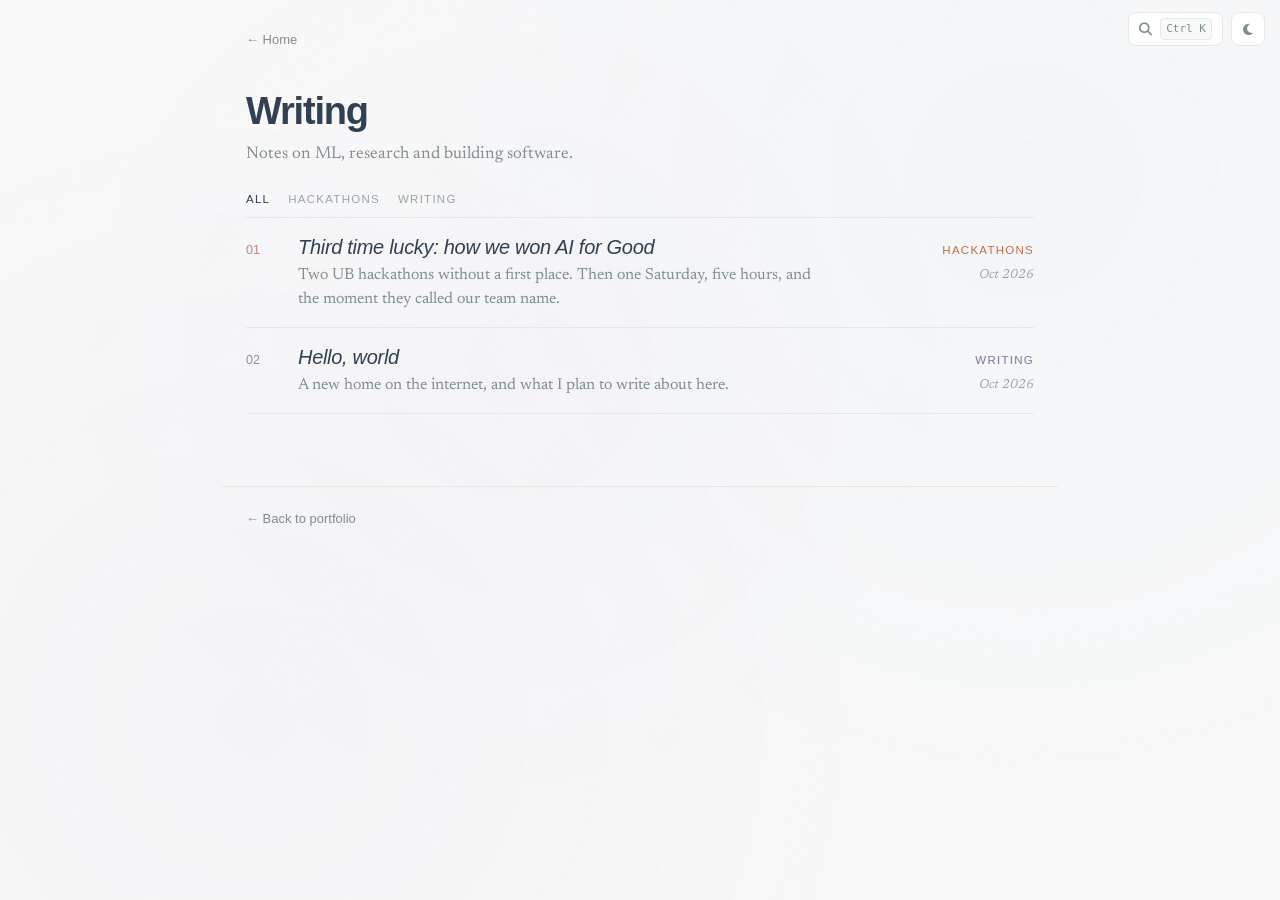
<file: blog.html>
<!doctype html>
<html lang="en">

<head>
  <meta charset="utf-8">
  <meta name="viewport" content="width=device-width, initial-scale=1, shrink-to-fit=no">
  <title>Writing | Raunak Kumar Pandey</title>
  <meta name="description"
    content="Notes on ML, computer vision and software engineering by Raunak Kumar Pandey.">
  <link rel="icon" href="/favicon.svg" type="image/svg+xml">
  <script>
    (function () {
      var t = null;
      try { t = localStorage.getItem('theme'); } catch (e) { }
      if (t === 'dark' || (!t && window.matchMedia('(prefers-color-scheme: dark)').matches)) {
        document.documentElement.classList.add('dark-theme');
      }
    })();
  </script>
  <link rel="stylesheet" href="https://cdnjs.cloudflare.com/ajax/libs/font-awesome/6.5.1/css/all.min.css">
  <link rel="stylesheet" type="text/css" href="/styles/styles.css?v=2026-10-02">
  <link rel="stylesheet" type="text/css" href="/styles/blog.css?v=2026-10-02">
</head>

<body>
  <div class="blog-nav">
    <a href="/index.html" class="blog-nav-back">← Home</a>
  </div>

  <header class="blog-header">
    <h1 class="blog-title">Writing</h1>
    <p class="blog-subtitle">Notes on ML, research and building software.</p>
  </header>

  <nav class="theme-bar" id="themeBar" aria-label="Filter by theme"></nav>

  <main class="blog-list-container" id="blogList">
    <p class="blog-loading">Loading…</p>
  </main>

  <footer class="blog-footer">
    <a href="/index.html">← Back to portfolio</a>
  </footer>

  <script src="/blog/marked.min.js"></script>
  <script src="/blog/blog.js?v=2026-10-02"></script>
  <script>
    (function () {
      var container = document.getElementById('blogList');
      var themeBar = document.getElementById('themeBar');

      function hrefFor(slug) {
        return '/blog/post.html?slug=' + encodeURIComponent(slug);
      }

      // Month and year is enough on a list; the full date belongs on the post.
      function shortDate(value) {
        var d = new Date(value);
        if (!value || isNaN(d)) return '';
        return d.toLocaleDateString('en-US', { month: 'short', year: 'numeric', timeZone: 'UTC' });
      }

      function entry(post, i) {
        var meta = post.meta;
        var num = String(i + 1).padStart(2, '0');

        return '<a class="blog-entry" data-topic="' + Blog.escapeHtml(Blog.topicOf(meta)) + '" ' +
          'href="' + hrefFor(post.slug) + '">' +
          '<span class="entry-num">' + num + '</span>' +
          '<span class="entry-text">' +
          '<h2 class="blog-entry-title">' + Blog.escapeHtml(meta.title || post.slug) + '</h2>' +
          (meta.description ? '<p class="blog-entry-desc">' + Blog.escapeHtml(meta.description) + '</p>' : '') +
          '</span>' +
          '<span class="entry-meta">' +
          '<span class="label">' + Blog.escapeHtml(Blog.topicOf(meta)) + '</span>' +
          '<span class="entry-date">' + Blog.escapeHtml(shortDate(meta.date)) + '</span>' +
          '</span>' +
          '</a>';
      }

      function buildThemeBar(themes) {
        themeBar.innerHTML = '';
        if (themes.length < 2) return; // one theme is not a choice
        themeBar.innerHTML = ['all'].concat(themes).map(function (t) {
          return '<button type="button" class="theme-chip" data-topic="' + Blog.escapeHtml(t) + '" ' +
            'aria-pressed="' + (t === 'all') + '">' + Blog.escapeHtml(t) + '</button>';
        }).join('');
      }

      themeBar.addEventListener('click', function (e) {
        var chip = e.target.closest('.theme-chip');
        if (!chip) return;
        var pick = chip.getAttribute('data-topic');

        Array.prototype.forEach.call(themeBar.querySelectorAll('.theme-chip'), function (c) {
          c.setAttribute('aria-pressed', String(c === chip));
        });
        Array.prototype.forEach.call(container.querySelectorAll('.blog-entry'), function (el) {
          el.style.display = (pick === 'all' || el.getAttribute('data-topic') === pick) ? '' : 'none';
        });
      });

      function render(posts) {
        if (!posts.length) {
          themeBar.innerHTML = '';
          container.innerHTML = '<p class="blog-empty">Nothing here yet.</p>';
          return;
        }
        container.innerHTML = posts.map(entry).join('');

        var themes = [];
        posts.forEach(function (p) {
          var t = Blog.topicOf(p.meta);
          if (themes.indexOf(t) === -1) themes.push(t);
        });
        buildThemeBar(themes);
      }

      Blog.loadPosts('/blog/', '/content/content.json')
        .then(render)
        .catch(function (e) {
          console.error('Failed to load posts:', e);
          container.innerHTML = '<p class="blog-empty">Couldn’t load posts.</p>';
        });
    })();
  </script>
  <script src="/scripts/site.js?v=2026-10-02"></script>
</body>

</html>
</file>
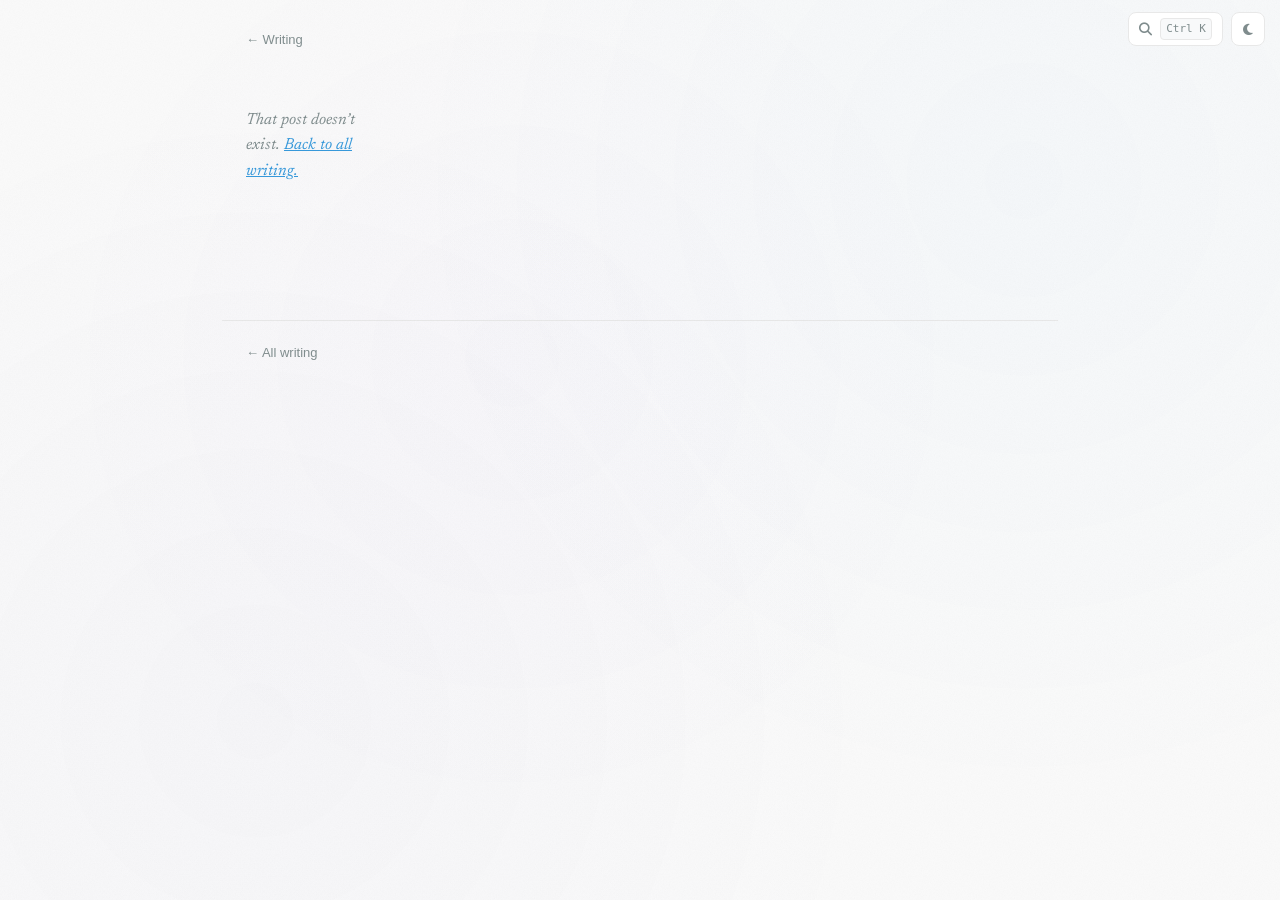
<file: blog/post.html>
<!doctype html>
<html lang="en">

<head>
  <meta charset="utf-8">
  <meta name="viewport" content="width=device-width, initial-scale=1, shrink-to-fit=no">
  <title>Loading… | Raunak Kumar Pandey</title>
  <link rel="icon" href="/favicon.svg" type="image/svg+xml">
  <script>
    (function () {
      var t = null;
      try { t = localStorage.getItem('theme'); } catch (e) { }
      if (t === 'dark' || (!t && window.matchMedia('(prefers-color-scheme: dark)').matches)) {
        document.documentElement.classList.add('dark-theme');
      }
    })();
  </script>
  <link rel="stylesheet" href="https://cdnjs.cloudflare.com/ajax/libs/font-awesome/6.5.1/css/all.min.css">
  <link rel="stylesheet" type="text/css" href="/styles/styles.css?v=2026-10-02">
  <link rel="stylesheet" type="text/css" href="/styles/blog.css?v=2026-10-02">
</head>

<body>
  <div class="blog-nav">
    <a href="/blog.html" class="blog-nav-back">← Writing</a>
  </div>

  <article class="blog-post" id="blogPost">
    <p class="blog-loading">Loading…</p>
  </article>

  <footer class="blog-footer">
    <a href="/blog.html">← All writing</a>
  </footer>

  <script src="/blog/marked.min.js"></script>
  <script src="/blog/blog.js?v=2026-10-02"></script>
  <script>
    (function () {
      var container = document.getElementById('blogPost');
      var slug = new URLSearchParams(window.location.search).get('slug');

      function notFound() {
        document.title = 'Not found | Raunak Kumar Pandey';
        container.innerHTML = '<p class="blog-empty">That post doesn’t exist. ' +
          '<a href="/blog.html">Back to all writing.</a></p>';
      }

      if (!slug || !/^[\w-]+$/.test(slug)) {
        notFound();
        return;
      }

      fetch('/blog/posts/' + slug + '.md', { cache: 'no-cache' })
        .then(function (r) {
          if (!r.ok) throw new Error(String(r.status));
          return r.text();
        })
        .then(function (md) {
          var parsed = Blog.parseFrontmatter(md);
          var meta = parsed.meta;
          var title = meta.title || slug;

          document.title = title + ' | Raunak Kumar Pandey';

          // Sets --theme-accent for the whole post from its `theme` frontmatter.
          // Every accent on the page follows from this one line.
          container.setAttribute('data-topic', Blog.topicOf(meta));

          container.innerHTML = Blog.renderPost(meta, parsed.body, slug);

          Blog.attachBehaviors(container);
        })
        .catch(function (e) {
          console.error('Failed to load post:', e);
          notFound();
        });
    })();
  </script>
  <script src="/scripts/site.js?v=2026-10-02"></script>
</body>

</html>
</file>
<file: styles/styles.css>
@import url('https://api.fontshare.com/v2/css?f[]=general-sans@200,300,400,500,600,700&f[]=clash-display@200,300,400,500,600,700&display=swap');

/* Modern minimalist styling with subtle animations */

/* CSS Custom Properties for Theme Support */
:root {
    --bg-primary: #fafafa;
    --bg-secondary: #ffffff;
    --bg-tertiary: #f8f9fa;
    --text-primary: #2c3e50;
    --text-secondary: #34495e;
    --text-muted: #7f8c8d;
    --text-accent: #95a5a6;
    --border-light: #e8e8e8;
    --border-medium: #bdc3c7;
    --border-card: #e1e8ed;
    --shadow-light: rgba(0, 0, 0, 0.05);
    --shadow-medium: rgba(0, 0, 0, 0.1);
    --shadow-heavy: rgba(0, 0, 0, 0.15);
    --accent-blue: #3498db;
    --accent-blue-dark: #2980b9;
    --accent-green: #27ae60;
    --accent-red: #e74c3c;
    --accent-purple: #9b59b6;
    --gradient-bg-opacity: 0.03;
}

[data-theme="dark"],
html.dark-theme,
html.dark-theme body {
    --bg-primary: #121212;
    --bg-secondary: #1e1e1e;
    --bg-tertiary: #242424;
    --text-primary: #ffffff;
    --text-secondary: #e0e0e0;
    --text-muted: #a0a0a0;
    --text-accent: #888888;
    --border-light: #333333;
    --border-medium: #444444;
    --border-card: #333333;
    --shadow-light: rgba(0, 0, 0, 0.3);
    --shadow-medium: rgba(0, 0, 0, 0.4);
    --shadow-heavy: rgba(0, 0, 0, 0.5);
    --accent-blue: #64b5f6;
    --accent-blue-dark: #42a5f5;
    --accent-green: #81c784;
    --accent-red: #e57373;
    --accent-purple: #ba68c8;
    --gradient-bg-opacity: 0.06;
}

/* Safari-specific dark mode fix - redundant but necessary */
html.dark-theme {
    --bg-primary: #121212 !important;
    --bg-secondary: #1e1e1e !important;
    --bg-tertiary: #242424 !important;
    --text-primary: #ffffff !important;
    --text-secondary: #e0e0e0 !important;
    --text-muted: #a0a0a0 !important;
    --text-accent: #888888 !important;
    --border-light: #333333 !important;
    --border-medium: #444444 !important;
    --border-card: #333333 !important;
    --accent-blue: #64b5f6 !important;
    --accent-blue-dark: #42a5f5 !important;
    --accent-green: #81c784 !important;
    --accent-red: #e57373 !important;
    --accent-purple: #ba68c8 !important;
    --gradient-bg-opacity: 0.06 !important;
}

html {
    scroll-behavior: smooth;
}

body {
    margin: 0;
    padding: 0;
    background: var(--bg-primary);
    font-family: 'General Sans', -apple-system, BlinkMacSystemFont, 'Segoe UI', sans-serif;
    font-size: 16px;
    line-height: 1.6;
    color: var(--text-primary);
    position: relative;
    overflow-x: hidden;
    transition: background-color 0.3s ease, color 0.3s ease;
}



/* Subtle animated background */
body::before {
    content: '';
    position: fixed;
    top: 0;
    left: 0;
    width: 100%;
    height: 100%;
    background: 
        radial-gradient(circle at 20% 80%, rgba(120, 119, 198, var(--gradient-bg-opacity)) 0%, transparent 50%),
        radial-gradient(circle at 80% 20%, rgba(79, 172, 254, var(--gradient-bg-opacity)) 0%, transparent 50%),
        radial-gradient(circle at 40% 40%, rgba(139, 92, 246, calc(var(--gradient-bg-opacity) * 0.7)) 0%, transparent 50%);
    animation: backgroundMove 20s ease-in-out infinite;
    z-index: -1;
}

@keyframes backgroundMove {
    0%, 100% { 
        transform: translateX(0px) translateY(0px) scale(1);
    }
    25% { 
        transform: translateX(-5px) translateY(-10px) scale(1.02);
    }
    50% { 
        transform: translateX(10px) translateY(-5px) scale(0.98);
    }
    75% { 
        transform: translateX(-8px) translateY(10px) scale(1.01);
    }
}

/* Layout */
.container {
    margin-left: auto;
    margin-right: auto;
    padding-left: 20px;
    padding-right: 20px;
    max-width: 1000px;
    animation: fadeIn 0.8s ease-out;
}

@keyframes fadeIn {
    from {
        opacity: 0;
        transform: translateY(20px);
    }
    to {
        opacity: 1;
        transform: translateY(0);
    }
}

@media (min-width: 992px) {
    .container {
        width: 970px;
        padding-left: 15px;
        padding-right: 15px;
    }
}

.row {
    display: grid;
    grid-template-columns: repeat(12, 1fr);
    gap: 0 20px;
}

/* Header Section */
#dhead {
    margin-top: 40px;
    margin-bottom: 60px;
}

#dhead .row {
    display: flex;
    align-items: center;
    justify-content: center;
    gap: 40px;
    max-width: 800px;
    margin: 0 auto;
}

#dpic {
    display: flex;
    align-items: center;
    justify-content: center;
    flex-shrink: 0;
}

#ddesc {
    display: flex;
    flex-direction: column;
    justify-content: center;
    align-items: flex-start;
    min-width: 0;
}

@media (max-width: 991px) {
    #dhead .row {
        flex-direction: column;
        text-align: center;
        gap: 30px;
    }
    #ddesc {
        align-items: center;
    }
}

h1 {
    font-family: 'Clash Display', 'General Sans', sans-serif;
    font-size: 48px;
    font-weight: 600;
    padding: 0;
    margin: 0 0 10px 0;
    letter-spacing: -1.5px;
    color: var(--text-primary);
    transition: color 0.3s ease;
    position: relative;
}



h2 {
    font-weight: 300;
    font-style: italic;
    color: var(--text-muted);
    font-size: 20px;
    padding: 0;
    margin: 0 0 25px 0;
    line-height: 1.4;
}

@media (min-width: 992px) {
    h2 {
        max-width: 440px;
    }
}

#dpic img {
    width: 200px;
    height: 200px;
    border-radius: 100px;
    object-fit: cover;
    transition: transform 0.3s ease, box-shadow 0.3s ease;
    box-shadow: 0 8px 32px rgba(0, 0, 0, 0.1);
}

#dpic img:hover {
    transform: scale(1.05);
    box-shadow: 0 12px 40px rgba(0, 0, 0, 0.15);
}

/* Social Icons */
#dico {
    display: flex;
    gap: 15px;
    margin-top: 5px;
}

@media (max-width: 991px) {
    #dico {
        justify-content: center;
    }
}

/* Social Media Icons */
.iico {
    font-size: 42px;
    display: flex;
    align-items: center;
    justify-content: center;
    color: var(--text-primary);
    text-decoration: none;
    transition: all 0.3s ease;
}

.iico-resume {
    font-size: 40px;
    display: flex;
    align-items: center;
    justify-content: center;
    color: var(--text-primary);
    text-decoration: none;
    transition: all 0.3s ease;
}

.iico-resume:hover {
    transform: translateY(-3px);
    color: var(--accent-green);
}

.iico:hover {
    transform: translateY(-3px);
    color: var(--accent-blue);
}

/* Specific colors for different social media platforms */
.fa-twitter:hover {
    color: #1da1f2;
}

.fa-github:hover {
    color: var(--text-primary);
}

.fa-medium:hover {
    color: #00ab6c;
}

.fa-linkedin:hover {
    color: #0077b5;
}

/* Email Links - Make them more visible in dark mode */
a[href^="mailto:"]{
    color: var(--accent-blue) !important;
    font-weight: 500;
    text-decoration: none;
    border-bottom: 2px solid transparent;
    transition: all 0.2s ease;
    padding: 2px 4px;
    border-radius: 4px;
}

a[href^="mailto:"]:hover {
    color: var(--accent-blue-dark) !important;
    background-color: rgba(100, 181, 246, 0.1);
    border-bottom-color: var(--accent-blue);
}

/* Info Icon Toggle */
.info-toggle {
    position: fixed;
    top: 15px;
    left: 15px;
    z-index: 1000;
    background: transparent;
    border: none;
    border-radius: 50%;
    width: auto;
    height: auto;
    cursor: pointer;
    display: flex;
    align-items: center;
    justify-content: center;
    transition: all 0.3s ease;
    color: var(--text-muted);
    box-shadow: none;
    padding: 0;
    font-size: 18px;
    font-weight: 300;
    letter-spacing: 1px;
}

.info-toggle:hover {
    transform: none;
    border-color: transparent;
    box-shadow: none;
    color: var(--text-primary);
}

.info-toggle:focus {
    outline: none;
}

.info-icon {
    width: auto;
    height: auto;
    transition: transform 0.3s ease;
    filter: none;
    color: inherit;
    font-size: 18px;
    font-weight: 300;
    font-style: italic;
}

.info-toggle:hover .info-icon {
    transform: none;
    filter: none;
}

.info-tooltip {
    position: absolute;
    top: 100%;
    left: 0;
    transform: translateY(5px);
    margin-left: 0;
    opacity: 0;
    visibility: hidden;
    transition: opacity 0.3s ease, visibility 0.3s ease;
    pointer-events: none;
    margin-top: 5px;
}

.info-toggle:hover .info-tooltip {
    opacity: 1;
    visibility: visible;
    transform: translateY(5px);
}

.info-tooltiptext {
    background-color: var(--text-primary);
    color: var(--bg-primary);
    padding: 6px 10px;
    border-radius: 4px;
    font-size: 11px;
    white-space: nowrap;
    box-shadow: 0 2px 6px var(--shadow-medium);
    position: relative;
}

.info-tooltiptext::before {
    display: none;
}

/* Divider */
hr {
    height: 1px;
    background: linear-gradient(to right, transparent, var(--border-medium), transparent);
    padding: 0;
    margin: 50px 0;
    border: 0;
    transition: background 0.3s ease;
}

/* Timeline Section */
#history {
    margin-bottom: 60px;
}

.ico {
    grid-column: span 1;
    vertical-align: top;
    border-left: 2px solid var(--border-light);
    position: relative;
    transition: border-color 0.3s ease;
}

.ico:hover {
    border-left-color: var(--border-medium);
}

.ico img {
    border-radius: 8px;
    width: 100%;
    max-width: 70px;
    margin-left: 12px;
    transition: transform 0.2s ease, box-shadow 0.2s ease;
    box-shadow: 0 2px 8px var(--shadow-medium);
}

.ico img:hover {
    transform: scale(1.1);
    box-shadow: 0 4px 16px var(--shadow-heavy);
}

.desc {
    grid-column: span 10;
    vertical-align: top;
    font-size: 16px;
    padding-left: 25px;
    padding-bottom: 35px;
    line-height: 1.7;
    color: var(--text-secondary);
}

.desc a {
    color: var(--accent-blue);
    text-decoration: none;
    transition: color 0.2s ease;
    border-bottom: 1px solid transparent;
}

.desc a:hover {
    color: var(--accent-blue-dark);
    border-bottom-color: var(--accent-blue);
}

.entry {
    transition: transform 0.2s ease;
    margin-bottom: 10px;
}

.entry:hover {
    transform: translateX(5px);
}

.entry-dot {
    position: absolute;
    top: 5px;
    left: -8px;
    width: 12px;
    height: 12px;
    border-radius: 6px;
    background-color: var(--border-light);
    border: 3px solid var(--bg-primary);
    transition: background-color 0.3s ease, transform 0.2s ease;
    box-shadow: 0 2px 4px var(--shadow-medium);
}

.entry:hover .entry-dot {
    background-color: var(--accent-blue);
    transform: scale(1.2);
}

.timespan {
    grid-column: span 1;
    font-size: 13px;
    text-align: right;
    padding-right: 8px;
    color: var(--text-accent);
    font-weight: 500;
    letter-spacing: 0.5px;
}

/* Section Titles */
.ctitle {
    font-size: 32px;
    margin-bottom: 30px;
    margin-top: 50px;
    font-weight: 300;
    color: var(--text-primary);
    letter-spacing: -0.5px;
    position: relative;
    padding-bottom: 10px;
    transition: color 0.3s ease;
}

.ctitle::after {
    content: '';
    position: absolute;
    bottom: 0;
    left: 0;
    width: 60px;
    height: 2px;
    background: linear-gradient(to right, var(--accent-blue), var(--accent-purple));
    border-radius: 1px;
}

/* About Me Section */
#about {
    margin-bottom: 50px;
}

.about-content {
    padding: 0;
}

.about-content p {
    font-size: 16px;
    line-height: 1.7;
    color: var(--text-secondary);
    margin-bottom: 20px;
    transition: color 0.3s ease;
}

.about-content p:last-child {
    margin-bottom: 0;
}

@media (max-width: 768px) {
    .about-content p {
        font-size: 15px;
        line-height: 1.6;
    }
}

/* Writing Section Background */
.writing-section {
    padding-top: 1px;
    margin-top: 50px;
    padding-bottom: 30px;
    transition: background-color 0.3s ease;
    position: relative;
}

/* Featured Writing Section */
.nodot {
    list-style-type: none;
    padding-left: 0;
}

.nodot li {
    padding: 8px 0;
    border-bottom: 1px solid var(--border-light);
    transition: padding-left 0.2s ease, background-color 0.2s ease;
}

.nodot li:hover {
    padding-left: 10px;
    background-color: var(--bg-tertiary);
}

.nodot a {
    color: var(--text-secondary);
    text-decoration: none;
    transition: color 0.2s ease;
}

.nodot a:hover {
    color: var(--accent-blue);
}

/* Projects Section */
.project {
    margin-bottom: 20px;
    padding: 20px 0;
    border-bottom: 1px solid var(--border-light);
    transition: transform 0.2s ease, background-color 0.2s ease;
    border-radius: 8px;
    padding-left: 10px;
    padding-right: 10px;
}

.project:hover {
    transform: translateY(-2px);
    background-color: var(--bg-tertiary);
    box-shadow: 0 4px 12px var(--shadow-light);
}

.pico {
    float: left;
    margin-right: 15px;
}

.pico img {
    height: 70px;
    width: 70px;
    border-radius: 8px;
    border: 1px solid var(--border-card);
    transition: transform 0.2s ease, box-shadow 0.2s ease;
    object-fit: cover;
}

.pico img:hover {
    transform: scale(1.05);
    box-shadow: 0 4px 12px var(--shadow-medium);
}

.pdesc {
    overflow: hidden;
    line-height: 1.6;
    color: var(--text-secondary);
}

.pdesc a {
    color: var(--accent-blue);
    text-decoration: none;
    font-weight: 500;
    transition: color 0.2s ease;
}

.pdesc a:hover {
    color: var(--accent-blue-dark);
}

.pend {
    clear: both;
}

/* Publications Section */
.pub {
    font-size: 14px;
    border-left: 4px solid var(--border-medium);
    padding: 12px 0 12px 15px;
    margin-bottom: 15px;
    transition: border-color 0.3s ease, background-color 0.2s ease;
    background-color: var(--bg-secondary);
    border-radius: 0 4px 4px 0;
}

.pub:hover {
    border-left-color: var(--accent-blue);
    background-color: var(--bg-tertiary);
}

.pub-title {
    display: inline;
    color: var(--text-primary);
    line-height: 1.5;
}

.pub-title a {
    color: var(--text-primary);
    text-decoration: none;
    transition: color 0.2s ease;
}

.pub-title a:hover {
    color: var(--accent-blue);
}

.pub-venue {
    display: inline;
    color: var(--accent-green);
    font-weight: 500;
}

.pub-authors {
    display: block;
    color: var(--accent-red);
    margin-top: 5px;
    font-style: italic;
}

/* Misc Section - Simple Styling */
.misc-item {
    padding: 10px 0;
    font-size: 16px;
    line-height: 1.6;
    color: var(--text-secondary);
    border-bottom: 1px solid var(--border-light);
    transition: padding-left 0.2s ease;
}

.misc-item:last-child {
    border-bottom: none;
}

.misc-item:hover {
    padding-left: 8px;
}

.misc-item strong {
    color: var(--text-primary);
    font-weight: 500;
}

.misc-item a {
    color: var(--text-primary);
    text-decoration: none;
    transition: color 0.2s ease;
    border-bottom: 1px solid transparent;
}

.misc-item a:hover {
    color: var(--accent-blue);
    border-bottom-color: var(--accent-blue);
}

/* Responsive adjustments */
@media (max-width: 768px) {
    .container {
        padding-left: 15px;
        padding-right: 15px;
    }
    
    .row {
        gap: 0 10px;
    }
    
    h1 {
        font-size: 36px;
    }
    
    h2 {
        font-size: 18px;
    }
    
    .ctitle {
        font-size: 28px;
        margin-top: 40px;
    }
    
    #dpic img {
        width: 180px;
        height: 180px;
        border-radius: 90px;
    }
    
    .desc {
        font-size: 15px;
        padding-left: 20px;
    }
    
    .project {
        padding-left: 5px;
        padding-right: 5px;
    }
}

/* Smooth scrolling enhancement */
html {
    scroll-padding-top: 20px;
}

/* Focus states for accessibility */
a:focus,
button:focus {
    outline: 2px solid var(--accent-blue);
    outline-offset: 2px;
}

/* Contact Form Styles */
.contact-content {
    max-width: 500px;
}

.contact-content p {
    margin-bottom: 20px;
    color: var(--text-secondary);
}

.contact-form {
    display: flex;
    flex-direction: column;
    gap: 15px;
}

.contact-form input,
.contact-form textarea {
    padding: 12px;
    border: 1px solid var(--border-light);
    background: var(--bg-secondary);
    color: var(--text-primary);
    font-size: 16px;
    font-family: inherit;
    border-radius: 4px;
    transition: border-color 0.3s ease, background-color 0.3s ease;
}

.contact-form input:focus,
.contact-form textarea:focus {
    outline: none;
    border-color: var(--border-medium);
}

.contact-form textarea {
    resize: vertical;
    min-height: 100px;
}

.contact-form button {
    padding: 12px 24px;
    background: var(--text-primary);
    color: var(--bg-primary);
    border: none;
    font-size: 16px;
    font-family: inherit;
    cursor: pointer;
    border-radius: 4px;
    transition: background-color 0.3s ease, transform 0.2s ease;
    align-self: flex-start;
}

.contact-form button:hover {
    background: var(--text-secondary);
    transform: translateY(-1px);
}

.contact-form button:disabled {
    opacity: 0.6;
    cursor: not-allowed;
    transform: none;
}

#formStatus {
    padding: 10px;
    border-radius: 4px;
    font-size: 14px;
}

#formStatus.success {
    background: rgba(39, 174, 96, 0.1);
    color: var(--accent-green);
}

#formStatus.error {
    background: rgba(231, 76, 60, 0.1);
    color: var(--accent-red);
}

/* Project Modal Styles */
.modal {
    display: none;
    position: fixed;
    z-index: 1000;
    left: 0;
    top: 0;
    width: 100%;
    height: 100%;
    background-color: rgba(0, 0, 0, 0.5);
    animation: modalFade 0.3s ease-in-out;
}

@keyframes modalFade {
    from {
        opacity: 0;
    }
    to {
        opacity: 1;
    }
}

.modal-content {
    background-color: var(--bg-secondary);
    margin: 5% auto;
    padding: 0;
    border: 1px solid var(--border-light);
    border-radius: 8px;
    max-width: 800px;
    max-height: 90vh;
    overflow-y: auto;
    box-shadow: 0 4px 20px var(--shadow-heavy);
    animation: slideDown 0.3s ease-in-out;
}

@keyframes slideDown {
    from {
        transform: translateY(-50px);
        opacity: 0;
    }
    to {
        transform: translateY(0);
        opacity: 1;
    }
}

.close {
    color: var(--text-muted);
    float: right;
    font-size: 28px;
    font-weight: bold;
    padding: 10px 15px;
    cursor: pointer;
    transition: color 0.3s ease;
}

.close:hover,
.close:focus {
    color: var(--text-primary);
}

.modal-body {
    padding: 30px;
}

.modal-project-header {
    display: flex;
    gap: 20px;
    margin-bottom: 30px;
    align-items: flex-start;
}

.modal-project-image {
    width: 150px;
    height: 150px;
    object-fit: cover;
    border-radius: 8px;
    box-shadow: 0 2px 8px var(--shadow-medium);
}

.modal-project-info {
    flex: 1;
}

.modal-project-info h2 {
    margin: 0 0 10px 0;
    color: var(--text-primary);
}

.github-link {
    color: var(--accent-blue);
    text-decoration: none;
    font-size: 14px;
    transition: color 0.3s ease;
}

.github-link:hover {
    color: var(--accent-blue-dark);
}

.modal-project-description {
    color: var(--text-secondary);
    line-height: 1.6;
    font-size: 15px;
}

.modal-project-description h3 {
    color: var(--text-primary);
    margin-top: 20px;
    margin-bottom: 10px;
}

.modal-project-description ul {
    margin: 10px 0;
    padding-left: 25px;
}

.modal-project-description li {
    margin: 5px 0;
}

.project-expand-hint {
    font-size: 12px;
    color: var(--accent-blue);
    margin-top: 5px;
    font-style: italic;
    cursor: pointer;
}

.project {
    cursor: pointer;
    transition: background-color 0.3s ease, transform 0.3s ease;
}

.project:hover {
    background-color: var(--bg-tertiary);
    transform: translateX(5px);
}

@media (max-width: 600px) {
    .modal-content {
        margin: 20% auto;
        max-width: 90%;
    }

    .modal-body {
        padding: 20px;
    }

    .modal-project-header {
        flex-direction: column;
        align-items: center;
        text-align: center;
    }

    .modal-project-image {
        width: 120px;
        height: 120px;
    }
}
/* ===================================================================
   Additions: controls, status pill, now, skills, palette, reveal
   =================================================================== */

/* Smooth cross-page navigation where supported */
@view-transition {
    navigation: auto;
}

a {
    color: var(--accent-blue);
}

.about-content a {
    text-decoration: none;
    border-bottom: 1px solid var(--border-medium);
}

.about-content a:hover {
    border-bottom-color: var(--accent-blue);
}

#footer a {
    color: inherit;
}

/* Top-right controls */
.site-controls {
    position: fixed;
    top: 12px;
    right: 15px;
    z-index: 1001;
    display: flex;
    gap: 8px;
}

.ctrl-btn {
    display: inline-flex;
    align-items: center;
    gap: 8px;
    height: 34px;
    min-width: 34px;
    justify-content: center;
    padding: 0 10px;
    border: 1px solid var(--border-light);
    border-radius: 8px;
    background: var(--bg-secondary);
    color: var(--text-muted);
    font: inherit;
    font-size: 13px;
    cursor: pointer;
    transition: color 0.2s ease, border-color 0.2s ease, background-color 0.3s ease;
}

.ctrl-btn:hover {
    color: var(--text-primary);
    border-color: var(--border-medium);
}

kbd {
    font-family: ui-monospace, SFMono-Regular, Menlo, monospace;
    font-size: 11px;
    padding: 1px 5px;
    border: 1px solid var(--border-light);
    border-radius: 4px;
    background: var(--bg-tertiary);
    color: var(--text-muted);
}

@media (max-width: 600px) {
    .kbd-hint kbd {
        display: none;
    }
}

/* Status pill */
#statusPill:empty {
    display: none;
}

.status-pill {
    display: inline-flex;
    align-items: center;
    gap: 8px;
    margin: -10px 0 22px;
    padding: 5px 12px;
    font-size: 13px;
    color: var(--text-secondary);
    border: 1px solid var(--border-light);
    border-radius: 999px;
    background: var(--bg-secondary);
}

.status-sep {
    color: var(--text-accent);
}

.status-dot {
    width: 8px;
    height: 8px;
    border-radius: 50%;
    background: #22c55e;
    box-shadow: 0 0 0 0 rgba(34, 197, 94, 0.5);
    animation: pulse 2s infinite;
}

@keyframes pulse {
    0% { box-shadow: 0 0 0 0 rgba(34, 197, 94, 0.5); }
    70% { box-shadow: 0 0 0 7px rgba(34, 197, 94, 0); }
    100% { box-shadow: 0 0 0 0 rgba(34, 197, 94, 0); }
}

.ctitle-note {
    margin-left: 12px;
    font-size: 13px;
    color: var(--text-accent);
    letter-spacing: 0;
}

/* Now */
.now-list {
    list-style: none;
    padding: 0;
    margin: 0;
}

.now-list li {
    display: grid;
    grid-template-columns: 130px 1fr;
    gap: 16px;
    padding: 9px 0;
    border-bottom: 1px solid var(--border-light);
    color: var(--text-secondary);
}

.now-label {
    color: var(--text-accent);
    font-size: 13px;
    font-weight: 500;
    text-transform: uppercase;
    letter-spacing: 0.6px;
    padding-top: 2px;
}

@media (max-width: 600px) {
    .now-list li {
        grid-template-columns: 1fr;
        gap: 2px;
    }
}

/* Skills */
#skills {
    margin-bottom: 40px;
}

.skill-group {
    display: grid;
    grid-template-columns: 130px 1fr;
    gap: 16px;
    padding: 8px 0;
}

.skill-name {
    color: var(--text-accent);
    font-size: 13px;
    font-weight: 500;
    text-transform: uppercase;
    letter-spacing: 0.6px;
    padding-top: 5px;
}

.skill-chips {
    display: flex;
    flex-wrap: wrap;
    gap: 8px;
}

.chip {
    font-size: 13.5px;
    padding: 3px 11px;
    border: 1px solid var(--border-light);
    border-radius: 999px;
    background: var(--bg-secondary);
    color: var(--text-secondary);
    transition: border-color 0.2s ease, color 0.2s ease;
}

.chip:hover {
    border-color: var(--accent-blue);
    color: var(--text-primary);
}

@media (max-width: 600px) {
    .skill-group {
        grid-template-columns: 1fr;
        gap: 6px;
    }
}

/* Projects: live link + empty states */
.demo-link {
    margin-left: 6px;
    font-size: 13px;
    font-weight: 400 !important;
    white-space: nowrap;
}

.empty-note {
    color: var(--text-muted);
    font-style: italic;
}

/* Timeline on phones: date on its own line, smaller logo */
@media (max-width: 600px) {
    .entry.row {
        grid-template-columns: 56px 1fr;
        gap: 0 6px;
    }

    .timespan {
        grid-column: 1 / -1;
        text-align: left;
        padding: 0 0 6px 0;
    }

    .ico {
        grid-column: 1;
    }

    .ico img {
        max-width: 40px;
        margin-left: 10px;
    }

    .desc {
        grid-column: 2;
        padding-left: 8px;
    }
}

/* Command palette */
.palette {
    display: none;
    position: fixed;
    inset: 0;
    z-index: 2000;
    background: rgba(0, 0, 0, 0.35);
    backdrop-filter: blur(3px);
    -webkit-backdrop-filter: blur(3px);
    padding: 12vh 16px 16px;
}

.palette.open {
    display: block;
    animation: modalFade 0.15s ease-out;
}

.palette-box {
    max-width: 560px;
    margin: 0 auto;
    background: var(--bg-secondary);
    border: 1px solid var(--border-light);
    border-radius: 12px;
    box-shadow: 0 20px 60px var(--shadow-heavy);
    overflow: hidden;
}

.palette-input {
    width: 100%;
    box-sizing: border-box;
    padding: 16px 18px;
    border: 0;
    border-bottom: 1px solid var(--border-light);
    background: transparent;
    color: var(--text-primary);
    font: inherit;
    font-size: 16px;
    outline: none;
}

.palette-list {
    list-style: none;
    margin: 0;
    padding: 6px;
    max-height: 50vh;
    overflow-y: auto;
}

.palette-group {
    padding: 10px 12px 4px;
    font-size: 11px;
    text-transform: uppercase;
    letter-spacing: 0.8px;
    color: var(--text-accent);
}

.palette-item {
    display: flex;
    align-items: center;
    gap: 12px;
    padding: 9px 12px;
    border-radius: 8px;
    color: var(--text-secondary);
    cursor: pointer;
    font-size: 14.5px;
}

.palette-item i {
    width: 16px;
    text-align: center;
    color: var(--text-accent);
}

.palette-item.active {
    background: var(--bg-tertiary);
    color: var(--text-primary);
}

.palette-item.active i {
    color: var(--accent-blue);
}

.palette-hint {
    margin-left: auto;
    font-size: 12px;
    color: var(--text-accent);
}

.palette-empty {
    padding: 18px 12px;
    color: var(--text-muted);
    text-align: center;
}

.palette-foot {
    display: flex;
    gap: 16px;
    padding: 9px 14px;
    border-top: 1px solid var(--border-light);
    font-size: 12px;
    color: var(--text-accent);
}

.palette-foot kbd {
    margin-right: 3px;
}

/* Toast */
.toast {
    position: fixed;
    left: 50%;
    bottom: 28px;
    transform: translate(-50%, 10px);
    opacity: 0;
    padding: 8px 16px;
    border-radius: 8px;
    background: var(--text-primary);
    color: var(--bg-primary);
    font-size: 14px;
    z-index: 2100;
    transition: opacity 0.25s ease, transform 0.25s ease;
}

.toast.show {
    opacity: 1;
    transform: translate(-50%, 0);
}

/* Scroll reveal (class added by JS only for off-screen elements) */
.reveal {
    opacity: 0;
    transform: translateY(14px);
    transition: opacity 0.6s ease, transform 0.6s ease;
}

.reveal.in {
    opacity: 1;
    transform: none;
}

@media (prefers-reduced-motion: reduce) {
    *,
    *::before,
    *::after {
        animation: none !important;
        transition: none !important;
        scroll-behavior: auto !important;
    }

    @view-transition {
        navigation: none;
    }
}

/* Inline email links in prose shouldn't get the padded button look */
.about-content a[href^="mailto:"] {
    padding: 0;
    border-radius: 0;
}

/* Project groups (AI / ML, Software) */
.proj-group {
    font-weight: 500;
    font-size: 18px;
    color: var(--text-primary);
    margin: 28px 0 8px;
}

/* Longer status text wraps cleanly on narrow screens */
.status-pill {
    flex-wrap: wrap;
    justify-content: center;
    row-gap: 2px;
}

/* Images inside the project modal */
.modal-img {
    display: block;
    width: 100%;
    height: auto;
    border-radius: 8px;
    border: 1px solid var(--border-light);
    margin: 4px 0 18px;
}

.modal-grid {
    display: grid;
    grid-template-columns: repeat(2, 1fr);
    gap: 10px;
    margin: 0 0 18px;
}

.modal-grid img {
    width: 100%;
    height: auto;
    border-radius: 6px;
    border: 1px solid var(--border-light);
}
</file>
<file: styles/blog.css>
/* Blog - a reading surface.
   Rule of the page: metadata never sits inside the writing. Dates, films and
   credits live in the left rail or in small type below; the column itself is
   only prose, quotes and media. */

@import url('https://fonts.googleapis.com/css2?family=Newsreader:ital,opsz,wght@0,6..72,400;0,6..72,500;0,6..72,600;1,6..72,400;1,6..72,500&display=swap');

:root {
    --blog-col: 620px;
    --blog-rail: 128px;
    --blog-gap: 40px;
    --blog-serif: 'Newsreader', Georgia, 'Times New Roman', serif;
    --blog-tamil: 'Noto Serif Tamil', 'Nirmala UI', 'Latha', serif;
    --blog-display: 'Clash Display', 'General Sans', sans-serif;
    --blog-label: 11.5px;

    /* Each strand of writing gets its own light. Nothing is drawn - the theme
       is carried by colour and texture, which is how film carries mood too. */
    --accent-cinema: #a35c22;
    /* projector amber, warm bulb through dust */
    --accent-music: #2f6f66;
    /* the green of an old cassette label */
    --accent-writing: #6b5b8a;
    /* ink */
    --accent-research: #2563a8;
    --accent-engineering: #3f6b2a;
    --accent-hackathons: #b4532a;
    --theme-accent: var(--accent-cinema);
}

html.dark-theme,
[data-theme="dark"] {
    --accent-cinema: #d9a066;
    --accent-music: #6fbdb0;
    --accent-writing: #a794c9;
    --accent-research: #7fb2ec;
    --accent-engineering: #9fcd7f;
    --accent-hackathons: #f0a07a;
}

[data-topic="hackathons"] {
    --theme-accent: var(--accent-hackathons);
}

[data-topic="research"] {
    --theme-accent: var(--accent-research);
}

[data-topic="engineering"] {
    --theme-accent: var(--accent-engineering);
}

[data-topic="cinema"] {
    --theme-accent: var(--accent-cinema);
}

[data-topic="music"] {
    --theme-accent: var(--accent-music);
}

[data-topic="writing"] {
    --theme-accent: var(--accent-writing);
}

/* Film grain. Almost subliminal - you notice it when it's removed, not when
   it's there. Sits above everything, catches nothing. */
body::after {
    content: '';
    position: fixed;
    inset: 0;
    z-index: 1;
    pointer-events: none;
    opacity: 0.05;
    background-image: url("data:image/svg+xml;utf8,<svg xmlns='http://www.w3.org/2000/svg' width='160' height='160'><filter id='n'><feTurbulence type='fractalNoise' baseFrequency='0.85' numOctaves='3' stitchTiles='stitch'/><feColorMatrix type='saturate' values='0'/></filter><rect width='160' height='160' filter='url(%23n)'/></svg>");
}

@media (prefers-reduced-motion: no-preference) {

    /* The grain drifts by a couple of pixels - projector gate weave. */
    body::after {
        animation: gate-weave 8s steps(4) infinite;
    }

    @keyframes gate-weave {
        0% {
            transform: translate(0, 0);
        }

        25% {
            transform: translate(-2px, 1px);
        }

        50% {
            transform: translate(1px, -2px);
        }

        75% {
            transform: translate(-1px, -1px);
        }

        100% {
            transform: translate(0, 0);
        }
    }
}

/* Small caps labels - the single visual language for "this is metadata". */
.label {
    font-family: var(--blog-display);
    font-size: var(--blog-label);
    font-weight: 500;
    letter-spacing: 0.11em;
    text-transform: uppercase;
    color: var(--text-accent);
}

/* ---------- Chrome ---------- */

.blog-nav {
    max-width: calc(var(--blog-rail) + var(--blog-gap) + var(--blog-col));
    margin: 0 auto;
    padding: 26px 24px 0;
}

.blog-nav-back {
    color: var(--text-muted);
    text-decoration: none;
    font-size: 13px;
    transition: color 0.2s ease;
}

.blog-nav-back:hover {
    color: var(--text-primary);
}

/* ---------- Listing ----------
   A track listing. Number, title, theme - three columns, tight rows, and
   the horizontal space actually used instead of left empty. */

.blog-header,
.theme-bar,
.blog-list-container,
.blog-footer {
    max-width: calc(var(--blog-rail) + var(--blog-gap) + var(--blog-col));
    margin: 0 auto;
    padding-left: 24px;
    padding-right: 24px;
}

.blog-header {
    padding-top: 40px;
}

.blog-title {
    font-family: var(--blog-display);
    font-size: 38px;
    font-weight: 600;
    letter-spacing: -1.2px;
    line-height: 1;
    margin: 0 0 12px;
    color: var(--text-primary);
}

.blog-subtitle {
    font-family: var(--blog-serif);
    font-size: 17px;
    line-height: 1.5;
    color: var(--text-muted);
    margin: 0;
    max-width: 52ch;
}

.theme-bar {
    display: flex;
    flex-wrap: wrap;
    align-items: baseline;
    gap: 18px;
    margin-top: 26px;
    padding-bottom: 12px;
}

.theme-chip {
    padding: 0;
    border: none;
    background: none;
    cursor: pointer;
    font-family: var(--blog-display);
    font-size: var(--blog-label);
    font-weight: 500;
    letter-spacing: 0.11em;
    text-transform: uppercase;
    color: var(--text-accent);
    transition: color 0.18s ease;
}

.theme-chip:hover {
    color: var(--text-secondary);
}

.theme-chip[aria-pressed="true"] {
    color: var(--theme-accent);
}

.theme-chip[data-topic="all"][aria-pressed="true"] {
    color: var(--text-primary);
}

.blog-list-container {
    padding-top: 0;
    padding-bottom: 72px;
}

.blog-entry {
    display: grid;
    grid-template-columns: 34px minmax(0, 1fr) auto;
    column-gap: 18px;
    align-items: baseline;
    padding: 16px 0;
    border-top: 1px solid var(--border-light);
    text-decoration: none;
}

.blog-entry:last-child {
    border-bottom: 1px solid var(--border-light);
}

.entry-num {
    font-family: var(--blog-display);
    font-size: 12.5px;
    font-weight: 500;
    font-variant-numeric: tabular-nums;
    color: var(--theme-accent);
    opacity: 0.7;
    transition: opacity 0.2s ease;
}

.blog-entry:hover .entry-num {
    opacity: 1;
}

.blog-entry-title {
    font-family: var(--blog-display);
    font-size: 20px;
    font-weight: 500;
    letter-spacing: -0.3px;
    line-height: 1.3;
    color: var(--text-primary);
    margin: 0;
    transition: color 0.2s ease;
}

.blog-entry:hover .blog-entry-title {
    color: var(--theme-accent);
}

.blog-entry-desc {
    font-family: var(--blog-serif);
    font-size: 16px;
    line-height: 1.5;
    color: var(--text-muted);
    margin: 3px 0 0;
    max-width: 58ch;
}

.entry-meta {
    text-align: right;
    white-space: nowrap;
}

.entry-meta .label {
    color: var(--theme-accent);
    opacity: 0.85;
}

.entry-meta .entry-date {
    display: block;
    margin-top: 3px;
    font-family: var(--blog-serif);
    font-size: 13px;
    font-style: italic;
    color: var(--text-accent);
    letter-spacing: 0;
    text-transform: none;
}

.blog-loading,
.blog-empty {
    font-family: var(--blog-serif);
    font-style: italic;
    color: var(--text-muted);
    font-size: 16px;
    padding: 40px 0;
}

/* ---------- Post ----------
   Two columns: a rail that holds every piece of metadata, and the writing.
   Nothing is centred, so nothing floats in the middle of an empty screen. */

.blog-post {
    max-width: calc(var(--blog-rail) + var(--blog-gap) + var(--blog-col));
    margin: 0 auto;
    padding: 0 24px 80px;
}

.post-rail {
    padding: 34px 0 0;
}

.post-rail .rail-item {
    display: block;
    margin-bottom: 5px;
}

.post-rail .rail-topic {
    color: var(--theme-accent);
}

.post-rail .rail-film {
    font-family: var(--blog-serif);
    font-size: 14px;
    font-style: italic;
    letter-spacing: 0;
    text-transform: none;
    color: var(--text-muted);
}

.post-header {
    padding: 8px 0 26px;
    margin-bottom: 30px;
    border-bottom: 1px solid var(--border-light);
}

.post-title {
    font-family: var(--blog-display);
    font-size: 36px;
    font-weight: 600;
    letter-spacing: -1.2px;
    line-height: 1.14;
    color: var(--text-primary);
    margin: 0;
}

.post-description {
    font-family: var(--blog-serif);
    font-size: 18px;
    font-style: italic;
    line-height: 1.5;
    color: var(--text-muted);
    margin: 12px 0 0;
    max-width: 50ch;
}

@media (min-width: 1000px) {
    .blog-post {
        display: grid;
        grid-template-columns: var(--blog-rail) minmax(0, var(--blog-col));
        column-gap: var(--blog-gap);
        align-items: start;
    }

    .post-rail {
        grid-column: 1;
        grid-row: 1;
        text-align: right;
        position: sticky;
        top: 34px;
        padding-top: 12px;
    }

    .post-header {
        grid-column: 2;
        grid-row: 1;
    }

    .post-body {
        grid-column: 2;
        grid-row: 2;
    }
}

/* ---------- Post body ---------- */

.post-body {
    font-family: var(--blog-serif);
    font-size: 18px;
    line-height: 1.68;
    color: var(--text-secondary);
}

.post-body p {
    margin: 0 0 20px;
}

.post-body h2 {
    font-family: var(--blog-display);
    font-size: 22px;
    font-weight: 500;
    letter-spacing: -0.3px;
    color: var(--text-primary);
    margin: 36px 0 10px;
}

.post-body h3 {
    font-family: var(--blog-display);
    font-size: 18px;
    font-weight: 500;
    color: var(--text-primary);
    margin: 28px 0 8px;
}

.post-body a {
    color: var(--text-primary);
    text-decoration: none;
    box-shadow: inset 0 -1px 0 var(--theme-accent);
    transition: box-shadow 0.2s ease;
}

.post-body a:hover {
    box-shadow: inset 0 -2px 0 var(--theme-accent);
}

.post-body strong {
    color: var(--text-primary);
    font-weight: 600;
}

.post-body hr {
    border: none;
    height: 1px;
    background: var(--border-light);
    margin: 34px 0;
}

.post-body ul,
.post-body ol {
    margin: 0 0 20px;
    padding-left: 20px;
}

.post-body li {
    margin: 5px 0;
}

.post-body blockquote {
    margin: 24px 0;
    padding-left: 18px;
    border-left: 2px solid var(--border-medium);
    color: var(--text-muted);
    font-style: italic;
}

.post-body pre {
    font-family: 'SF Mono', 'Fira Code', monospace;
    background: var(--bg-tertiary);
    border: 1px solid var(--border-light);
    border-radius: 4px;
    padding: 16px;
    overflow-x: auto;
    margin: 24px 0;
    font-size: 13.5px;
    line-height: 1.55;
}

.post-body code {
    font-family: 'SF Mono', 'Fira Code', monospace;
    font-size: 0.86em;
}

.post-body p code,
.post-body li code {
    background: var(--bg-tertiary);
    border: 1px solid var(--border-light);
    border-radius: 3px;
    padding: 1px 5px;
}

.post-body img {
    max-width: 100%;
    height: auto;
    border-radius: 4px;
    margin: 28px 0;
}

/* ---------- Lyrics ----------
   Two lines. The Tamil, then what it means. That's the whole block. */

.lyric {
    margin: 30px 0;
    padding: 0 0 0 20px;
    border-left: 2px solid var(--theme-accent);
}

.lyric-stanza {
    margin: 0 0 16px;
}

.lyric-stanza:last-of-type {
    margin-bottom: 0;
}

.lyric-ta,
.lyric-en {
    display: block;
}

.lyric-ta {
    font-family: var(--blog-tamil);
    font-size: 20px;
    font-weight: 400;
    line-height: 1.8;
    color: var(--text-primary);
}

.lyric-en {
    font-family: var(--blog-serif);
    font-size: 16px;
    font-style: italic;
    line-height: 1.45;
    color: var(--text-accent);
    margin-top: 6px;
}

/* Lowercase, italic, small. A footnote, not a headline. */
.block-credit {
    margin-top: 12px;
    font-family: var(--blog-serif);
    font-size: 13px;
    font-style: italic;
    color: var(--text-accent);
}

.block-credit .sep,
.dialogue-who .sep {
    margin: 0 6px;
    opacity: 0.5;
}

/* ---------- Dialogue ----------
   Same registers, no rule. A line someone said, not a line someone sang. */

.dialogue {
    margin: 30px 0;
}

.dialogue-line {
    margin: 0 0 12px;
}

.dialogue-ta,
.dialogue-en {
    display: block;
}

.dialogue-ta {
    font-family: var(--blog-tamil);
    font-size: 18px;
    line-height: 1.75;
    color: var(--text-primary);
}

.dialogue-en {
    font-family: var(--blog-serif);
    font-size: 16px;
    font-style: italic;
    line-height: 1.45;
    color: var(--text-accent);
    margin-top: 6px;
}

.dialogue-who {
    margin-top: 8px;
    font-family: var(--blog-serif);
    font-size: 13px;
    font-style: italic;
    color: var(--text-accent);
}

/* ---------- Media ----------
   Sits inside the column, never wider than the writing it belongs to. */

.media {
    margin: 30px 0;
}

.media-video,
.yt-facade,
.yt-frame {
    display: block;
    width: 100%;
    aspect-ratio: 16 / 9;
    border: none;
    border-radius: 4px;
    background: var(--bg-tertiary);
    object-fit: cover;
}

/* Not .media-video: that crops to 16/9, which is right for a frame of film
   and wrong for a photograph. The two-class selector is what beats the
   margin on .post-body img - the figure owns the spacing here. */
.media .media-image {
    display: block;
    width: 100%;
    height: auto;
    border-radius: 4px;
    margin: 0;
}

.media-caption {
    margin: 10px 0 0;
    text-align: center;
    font-family: var(--blog-serif);
    font-size: 14px;
    font-style: italic;
    line-height: 1.5;
    color: var(--text-accent);
}

.media-missing .media-video {
    display: none;
}

.media-missing::before {
    content: 'clip unavailable';
    display: block;
    padding: 34px 0;
    text-align: center;
    font-family: var(--blog-serif);
    font-style: italic;
    font-size: 14px;
    color: var(--text-accent);
    background: var(--bg-tertiary);
    border: 1px dashed var(--border-medium);
    border-radius: 4px;
}

.yt-facade {
    position: relative;
    padding: 0;
    cursor: pointer;
    overflow: hidden;
}

.yt-thumb {
    width: 100%;
    height: 100%;
    object-fit: cover;
    display: block;
    margin: 0;
    border-radius: 4px;
    transition: filter 0.25s ease;
}

.yt-facade:hover .yt-thumb {
    filter: brightness(0.82);
}

.yt-play {
    position: absolute;
    top: 50%;
    left: 50%;
    width: 54px;
    height: 54px;
    margin: -27px 0 0 -27px;
    border-radius: 50%;
    background: rgba(20, 20, 20, 0.7);
    transition: background 0.2s ease;
}

.yt-play::after {
    content: '';
    position: absolute;
    top: 50%;
    left: 50%;
    margin: -8px 0 0 -5px;
    border-style: solid;
    border-width: 8px 0 8px 13px;
    border-color: transparent transparent transparent #fff;
}

.yt-facade:hover .yt-play {
    background: rgba(20, 20, 20, 0.9);
}

/* ---------- Footer ---------- */

.blog-footer {
    padding-top: 22px;
    padding-bottom: 56px;
    border-top: 1px solid var(--border-light);
    font-size: 13px;
}

.blog-footer a {
    color: var(--text-muted);
    text-decoration: none;
    transition: color 0.2s ease;
}

.blog-footer a:hover {
    color: var(--text-primary);
}

/* ---------- Responsive ---------- */

@media (max-width: 640px) {
    .blog-title {
        font-size: 30px;
    }

    .post-title {
        font-size: 27px;
        letter-spacing: -0.9px;
    }

    .post-description {
        font-size: 16.5px;
    }

    .post-body {
        font-size: 17px;
    }

    .blog-entry {
        grid-template-columns: 26px minmax(0, 1fr);
        column-gap: 12px;
    }

    /* The theme label drops; the date moves under the description. */
    .entry-meta {
        grid-column: 2;
        text-align: left;
        margin-top: 5px;
    }

    .entry-meta .label {
        display: none;
    }

    .entry-meta .entry-date {
        margin-top: 0;
    }

    .blog-entry-title {
        font-size: 18px;
    }

    .blog-entry-desc {
        font-size: 15px;
    }

    .lyric-ta {
        font-size: 18px;
    }
}

@media (prefers-reduced-motion: reduce) {

    .yt-thumb,
    .entry-num,
    .theme-chip,
    .post-body a,
    .blog-entry-title {
        transition: none;
    }
}

/* The ground lives on <html> and body stays clear, so the drifting
   backdrop in body::before isn't painted over. */
html {
    background: var(--bg-primary);
}

body {
    background: transparent;
}
</file>
